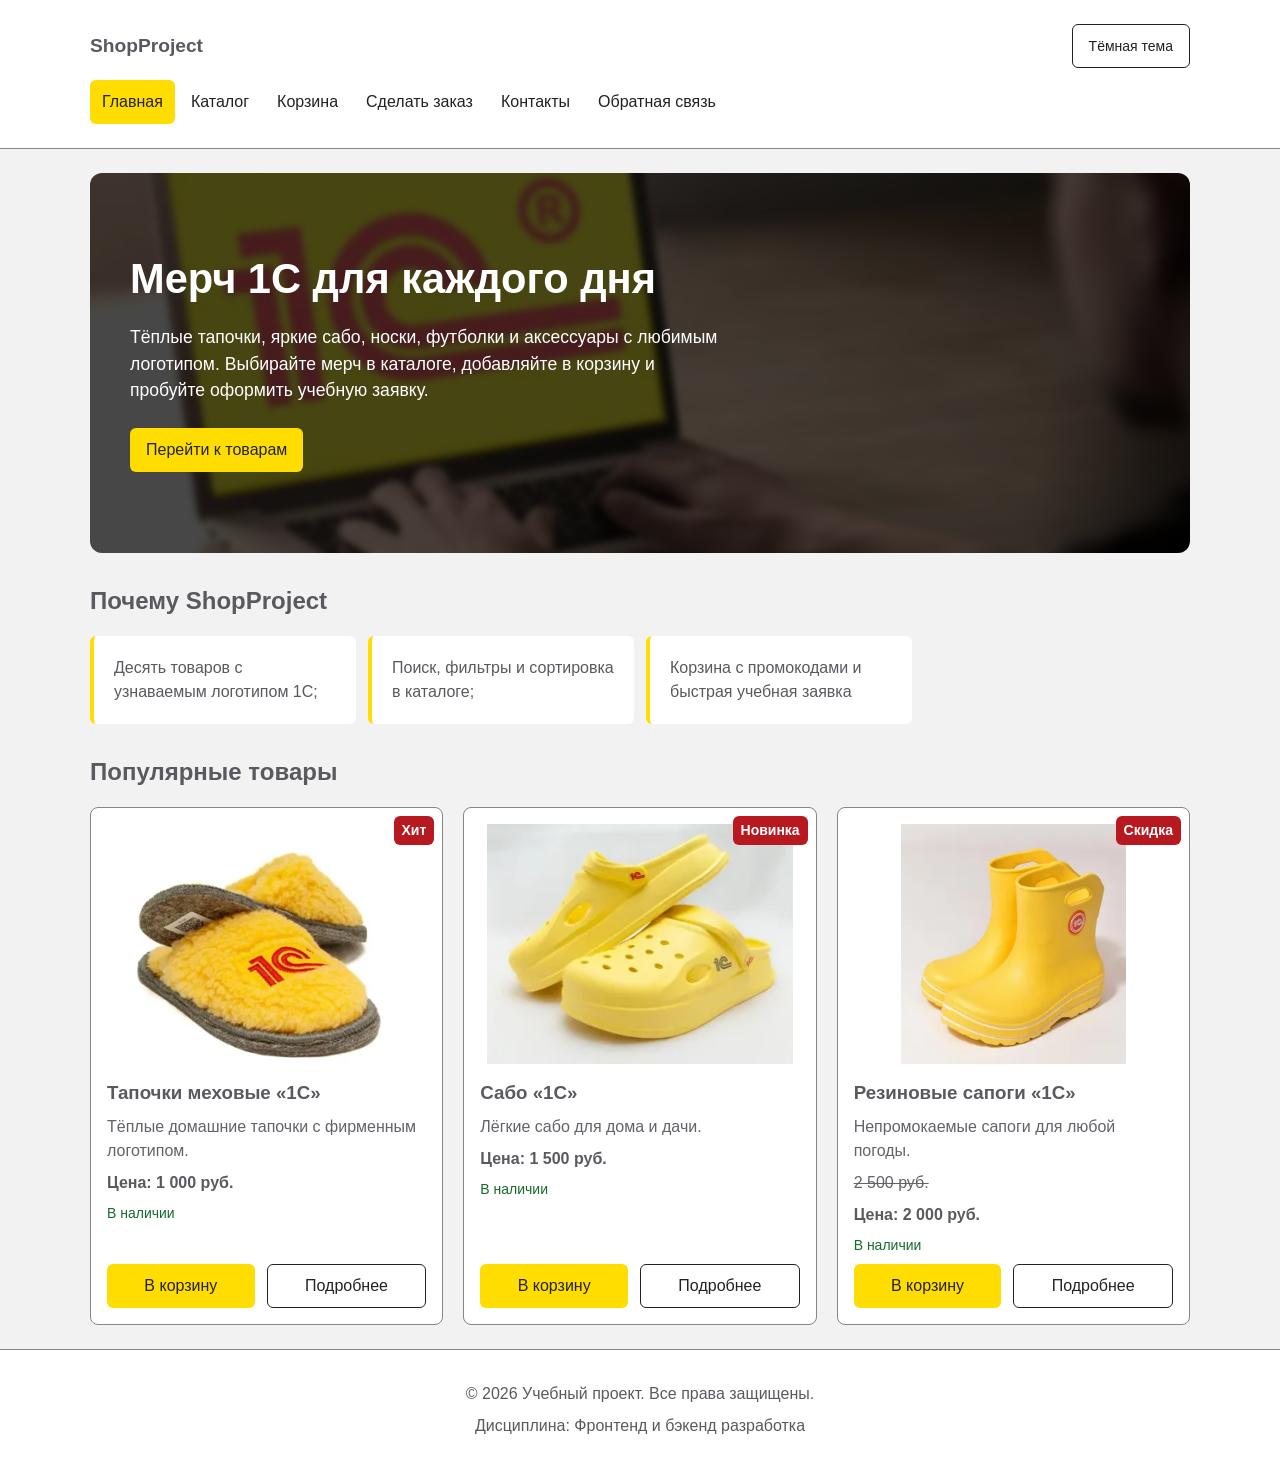
<file: index.html>
<!DOCTYPE html>
<html lang="ru">
<head>
  <meta charset="UTF-8">
  <meta name="viewport" content="width=device-width, initial-scale=1.0">
  <meta name="description" content="Учебный интернет-магазин: преимущества, популярные товары и оформление заявки.">
  <title>Главная — Учебный интернет-магазин</title>
  <link rel="stylesheet" href="css/style.css">
  <link rel="stylesheet" href="css/responsive.css">
  <script src="js/theme.js"></script>
  <script src="js/data.js" defer></script>
  <script src="js/cart.js" defer></script>
  <script src="js/catalog.js" defer></script>
  <script src="js/main.js" defer></script>
</head>
<body>
  <a class="skip-link" href="#main-content">К содержимому</a>
  <header class="site-header">
    <div class="site-header__inner">
      <a class="site-header__logo" href="index.html">ShopProject</a>
      <button class="button button--secondary site-header__theme" id="theme-toggle" type="button">Тёмная тема</button>
      <button class="button button--secondary menu-toggle" type="button" aria-expanded="false" aria-controls="main-navigation" hidden>Меню</button>
      <nav id="main-navigation" class="site-nav" aria-label="Основная навигация">
        <ul class="site-nav__list">
          <li class="site-nav__item">
            <a class="site-nav__link site-nav__link--active" aria-current="page" href="index.html">Главная</a>
          </li>
          <li class="site-nav__item">
            <a class="site-nav__link" href="catalog.html">Каталог</a>
          </li>
          <li class="site-nav__item">
            <a class="site-nav__link" href="cart.html">Корзина <span class="cart-badge" hidden>0</span></a>
          </li>
          <li class="site-nav__item">
            <a class="site-nav__link" href="order.html">Сделать заказ</a>
          </li>
          <li class="site-nav__item">
            <a class="site-nav__link" href="contacts.html">Контакты</a>
          </li>
          <li class="site-nav__item">
            <a class="site-nav__link" href="feedback.html">Обратная связь</a>
          </li>
        </ul>
      </nav>
    </div>
  </header>

  <main id="main-content" tabindex="-1">
    <section class="hero">
      <picture class="hero__visual" aria-hidden="true">
        <source media="(min-width: 1024px)" srcset="images/main.webp">
        <img src="images/main-640.webp" srcset="images/main-320.webp 320w, images/main-640.webp 640w" sizes="100vw" width="780" height="420" alt="" role="presentation" fetchpriority="high">
      </picture>
      <h1>Мерч 1С для каждого дня</h1>
      <p>
        Тёплые тапочки, яркие сабо, носки, футболки и аксессуары с любимым логотипом.
        Выбирайте мерч в каталоге, добавляйте в корзину и пробуйте оформить учебную заявку.
      </p>
      <a class="button button--primary" href="#popular">Перейти к товарам</a>
    </section>

    <section class="section" id="advantages">
      <h2>Почему ShopProject</h2>

      <ul class="advantages-list">
        <li>Десять товаров с узнаваемым логотипом 1С;</li>
        <li>Поиск, фильтры и сортировка в каталоге;</li>
        <li>Корзина с промокодами и быстрая учебная заявка</li>
      </ul>
    </section>

    <section class="section" id="popular">
      <h2>Популярные товары</h2>
      <div class="products-grid" id="popular-grid"></div>
    </section>
  </main>

  <footer>
    <p>&copy; 2026 Учебный проект. Все права защищены.</p>
    <p>Дисциплина: Фронтенд и бэкенд разработка</p>
  </footer>

  <div class="toast" id="toast" role="status" hidden></div>
</body>
</html>
</file>
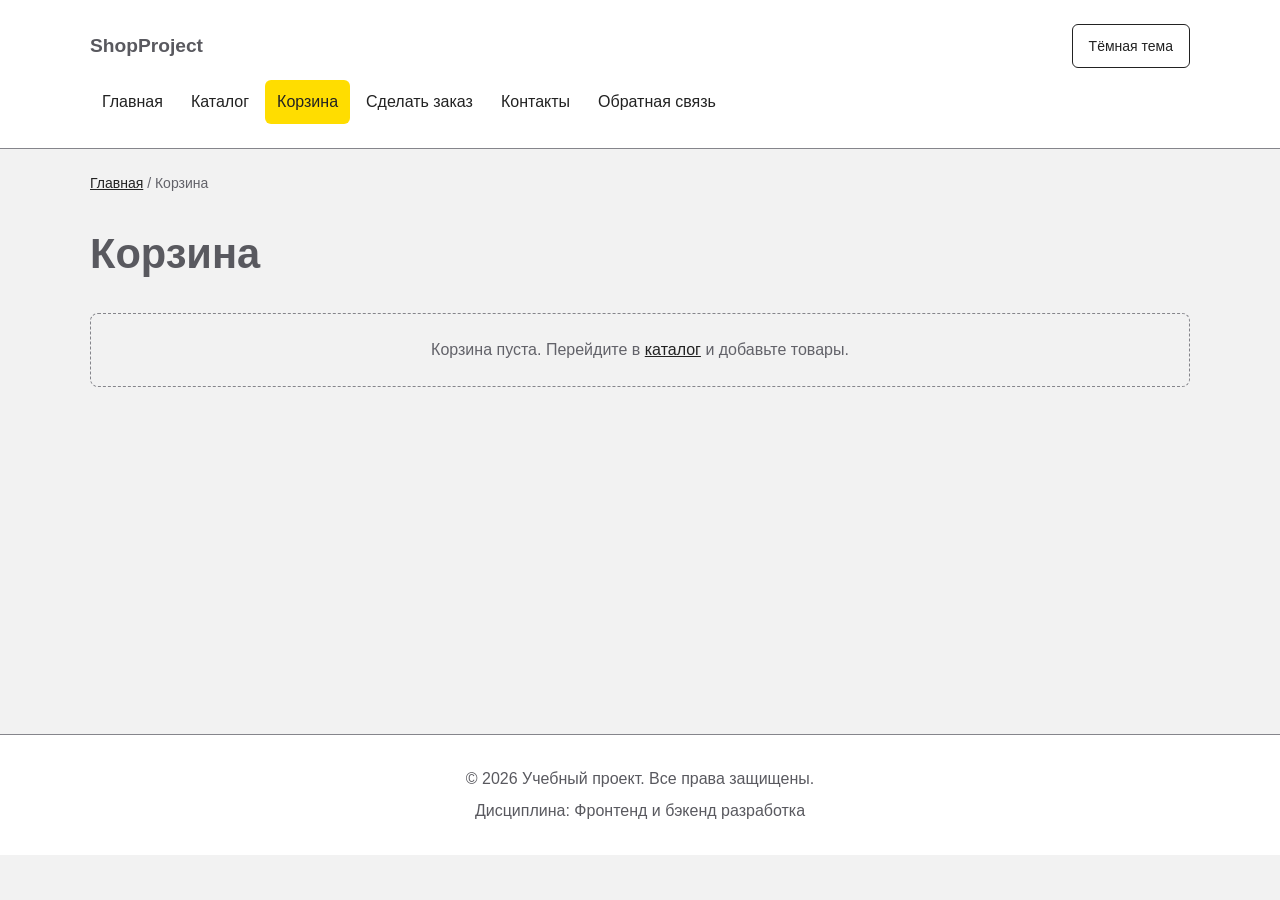
<file: cart.html>
<!DOCTYPE html>
<html lang="ru">
<head>
  <meta charset="UTF-8">
  <meta name="viewport" content="width=device-width, initial-scale=1.0">
  <meta name="description" content="Корзина учебного интернет-магазина.">
  <title>Корзина — Учебный интернет-магазин</title>
  <link rel="stylesheet" href="css/style.css">
  <link rel="stylesheet" href="css/responsive.css">
  <script src="js/theme.js"></script>
  <script src="js/data.js" defer></script>
  <script src="js/cart.js" defer></script>
  <script src="js/main.js" defer></script>
</head>
<body>
  <a class="skip-link" href="#main-content">К содержимому</a>
  <header class="site-header">
    <div class="site-header__inner">
      <a class="site-header__logo" href="index.html">ShopProject</a>
      <button class="button button--secondary site-header__theme" id="theme-toggle" type="button">Тёмная тема</button>
      <button class="button button--secondary menu-toggle" type="button" aria-expanded="false" aria-controls="main-navigation" hidden>Меню</button>
      <nav id="main-navigation" class="site-nav" aria-label="Основная навигация">
        <ul class="site-nav__list">
          <li class="site-nav__item">
            <a class="site-nav__link" href="index.html">Главная</a>
          </li>
          <li class="site-nav__item">
            <a class="site-nav__link" href="catalog.html">Каталог</a>
          </li>
          <li class="site-nav__item">
            <a class="site-nav__link site-nav__link--active" aria-current="page" href="cart.html">Корзина <span class="cart-badge" hidden>0</span></a>
          </li>
          <li class="site-nav__item">
            <a class="site-nav__link" href="order.html">Сделать заказ</a>
          </li>
          <li class="site-nav__item">
            <a class="site-nav__link" href="contacts.html">Контакты</a>
          </li>
          <li class="site-nav__item">
            <a class="site-nav__link" href="feedback.html">Обратная связь</a>
          </li>
        </ul>
      </nav>
    </div>
  </header>

  <main id="main-content" tabindex="-1">
    <nav class="breadcrumbs" aria-label="Хлебные крошки">
      <a class="breadcrumbs__link" href="index.html">Главная</a>
      <span class="breadcrumbs__separator">/</span>
      <span class="breadcrumbs__current">Корзина</span>
    </nav>

    <section class="section">
      <h1>Корзина</h1>

      <p id="cart-empty" class="catalog-empty" hidden>
        Корзина пуста. Перейдите в <a href="catalog.html">каталог</a> и добавьте товары.
      </p>

      <div id="cart-root"></div>
    </section>
  </main>

  <footer>
    <p>&copy; 2026 Учебный проект. Все права защищены.</p>
    <p>Дисциплина: Фронтенд и бэкенд разработка</p>
  </footer>

  <div class="toast" id="toast" role="status" hidden></div>
</body>
</html>
</file>
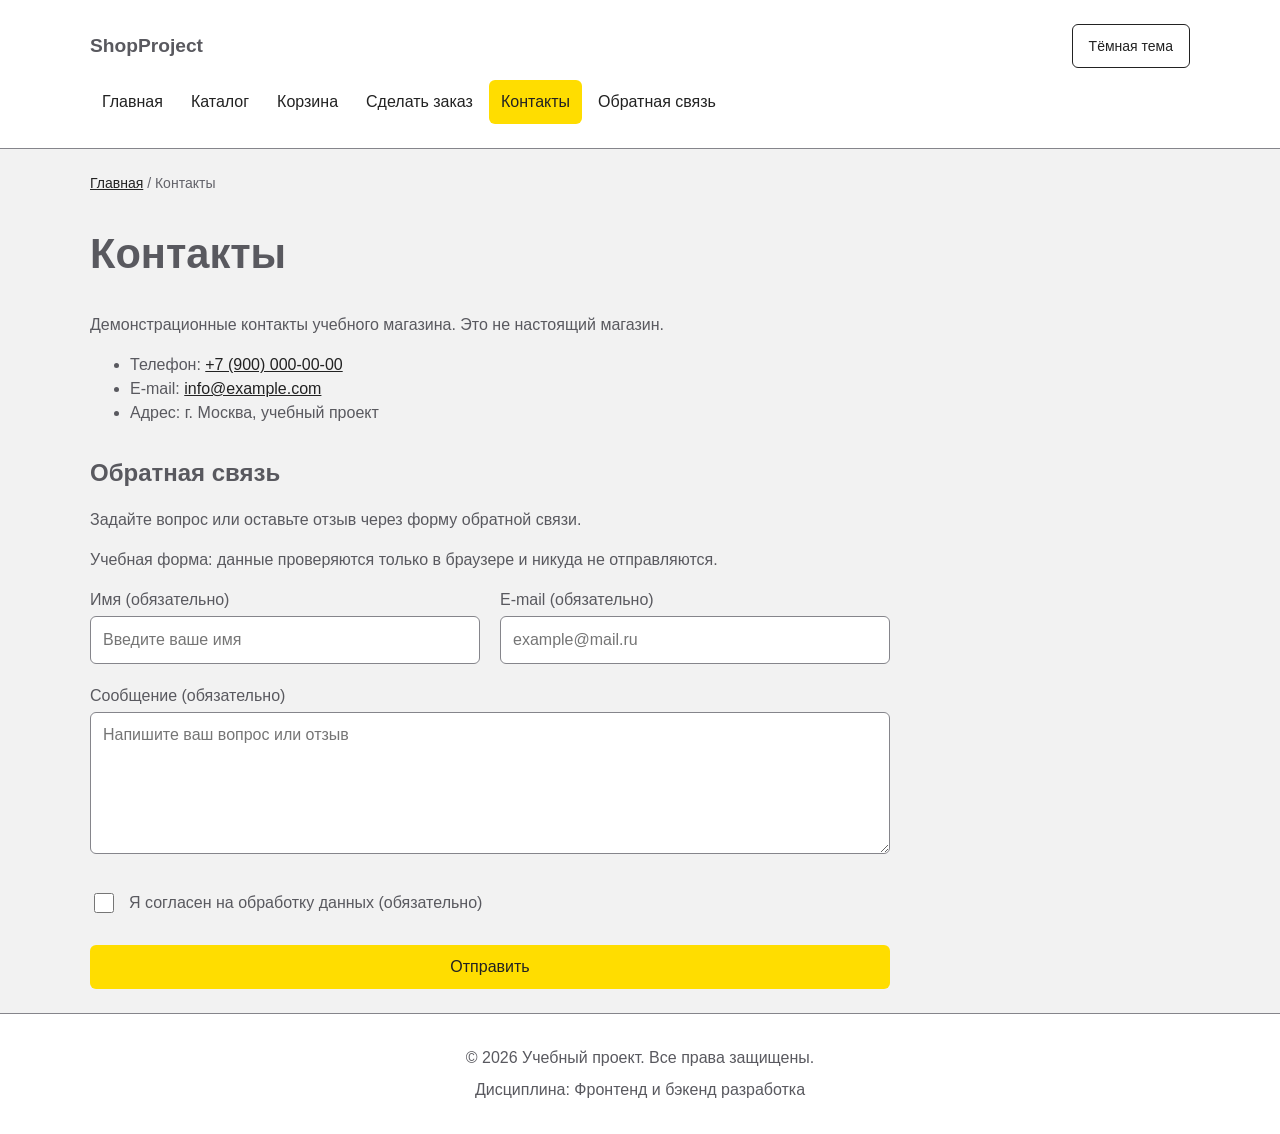
<file: contacts.html>
<!DOCTYPE html>
<html lang="ru">
<head>
  <meta charset="UTF-8">
  <meta name="viewport" content="width=device-width, initial-scale=1.0">
  <meta name="description" content="Контактная информация учебного интернет-магазина.">
  <title>Контакты — Учебный интернет-магазин</title>
  <link rel="stylesheet" href="css/style.css">
  <link rel="stylesheet" href="css/responsive.css">
  <script src="js/theme.js"></script>
  <script src="js/data.js" defer></script>
  <script src="js/cart.js" defer></script>
  <script src="js/validation.js" defer></script>
  <script src="js/feedback-page.js" defer></script>
  <script src="js/main.js" defer></script>
</head>
<body>
  <a class="skip-link" href="#main-content">К содержимому</a>
  <header class="site-header">
    <div class="site-header__inner">
      <a class="site-header__logo" href="index.html">ShopProject</a>
      <button class="button button--secondary site-header__theme" id="theme-toggle" type="button">Тёмная тема</button>
      <button class="button button--secondary menu-toggle" type="button" aria-expanded="false" aria-controls="main-navigation" hidden>Меню</button>
      <nav id="main-navigation" class="site-nav" aria-label="Основная навигация">
        <ul class="site-nav__list">
          <li class="site-nav__item">
            <a class="site-nav__link" href="index.html">Главная</a>
          </li>
          <li class="site-nav__item">
            <a class="site-nav__link" href="catalog.html">Каталог</a>
          </li>
          <li class="site-nav__item">
            <a class="site-nav__link" href="cart.html">Корзина <span class="cart-badge" hidden>0</span></a>
          </li>
          <li class="site-nav__item">
            <a class="site-nav__link" href="order.html">Сделать заказ</a>
          </li>
          <li class="site-nav__item">
            <a class="site-nav__link site-nav__link--active" aria-current="page" href="contacts.html">Контакты</a>
          </li>
          <li class="site-nav__item">
            <a class="site-nav__link" href="feedback.html">Обратная связь</a>
          </li>
        </ul>
      </nav>
    </div>
  </header>

  <main id="main-content" tabindex="-1">
    <nav class="breadcrumbs" aria-label="Хлебные крошки">
      <a class="breadcrumbs__link" href="index.html">Главная</a>
      <span class="breadcrumbs__separator">/</span>
      <span class="breadcrumbs__current">Контакты</span>
    </nav>

    <section class="section">
      <h1>Контакты</h1>
      <p>Демонстрационные контакты учебного магазина. Это не настоящий магазин.</p>

      <ul>
        <li>Телефон: <a href="tel:+79000000000">+7 (900) 000-00-00</a></li>
        <li>E-mail: <a href="mailto:info@example.com">info@example.com</a></li>
        <li>Адрес: г. Москва, учебный проект</li>
      </ul>
    </section>

    <section class="section" id="feedback">
      <h2>Обратная связь</h2>
      <p>Задайте вопрос или оставьте отзыв через форму обратной связи.</p>
      <p class="form-note">Учебная форма: данные проверяются только в браузере и никуда не отправляются.</p>

      <form class="order-form" id="feedback-form" action="#" method="post" novalidate>
        <div class="order-form__field">
          <label class="order-form__label" for="feedback-name">Имя (обязательно)</label>
          <input
            class="order-form__input"
            id="feedback-name"
            name="name"
            type="text"
            placeholder="Введите ваше имя"
            minlength="2"
            autocomplete="given-name"
            required
          >
        </div>

        <div class="order-form__field">
          <label class="order-form__label" for="feedback-email">E-mail (обязательно)</label>
          <input
            class="order-form__input"
            id="feedback-email"
            name="email"
            type="email"
            placeholder="example@mail.ru"
            autocomplete="email"
            required
          >
        </div>

        <div class="order-form__field order-form__field--textarea">
          <label class="order-form__label" for="feedback-message">Сообщение (обязательно)</label>
          <textarea
            class="order-form__textarea"
            id="feedback-message"
            name="message"
            rows="5"
            placeholder="Напишите ваш вопрос или отзыв"
            minlength="10"
            required
          ></textarea>
        </div>

        <div class="order-form__field order-form__field--checkbox">
          <label>
            <input id="feedback-agreement" name="agreement" type="checkbox" required>
            Я согласен на обработку данных (обязательно)
          </label>
        </div>

        <div class="order-form__actions">
          <button class="button button--primary" type="submit">Отправить</button>
        </div>
      </form>

      <p class="success-message" id="success-message" role="status" hidden>
        Учебное сообщение проверено. Данные никуда не отправлены.
      </p>
    </section>
  </main>

  <footer>
    <p>&copy; 2026 Учебный проект. Все права защищены.</p>
    <p>Дисциплина: Фронтенд и бэкенд разработка</p>
  </footer>

  <div class="toast" id="toast" role="status" hidden></div>
</body>
</html>
</file>
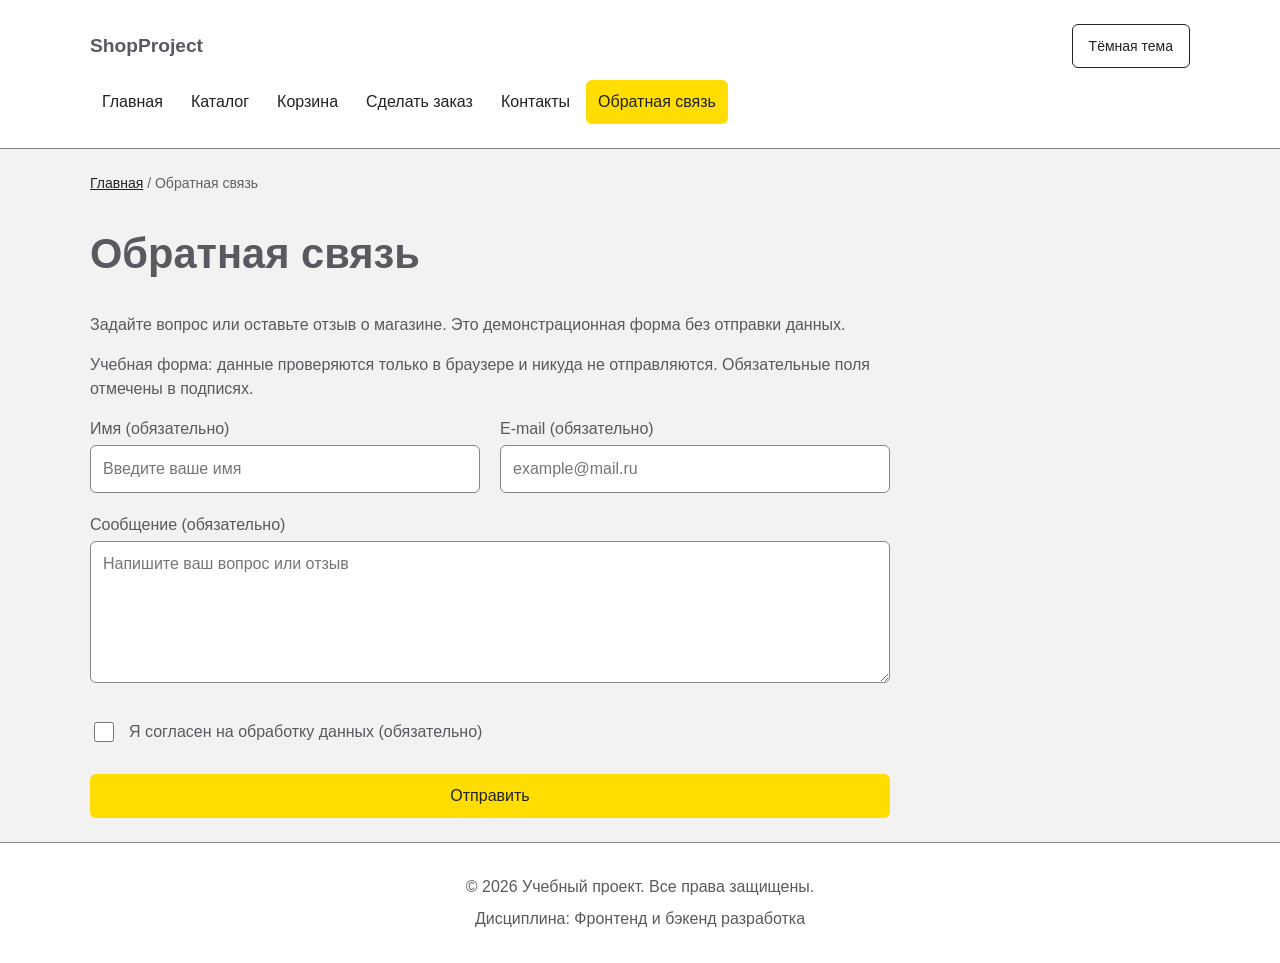
<file: feedback.html>
<!DOCTYPE html>
<html lang="ru">
<head>
  <meta charset="UTF-8">
  <meta name="viewport" content="width=device-width, initial-scale=1.0">
  <meta name="description" content="Форма обратной связи учебного интернет-магазина.">
  <title>Обратная связь — Учебный интернет-магазин</title>
  <link rel="stylesheet" href="css/style.css">
  <link rel="stylesheet" href="css/responsive.css">
  <script src="js/theme.js"></script>
  <script src="js/data.js" defer></script>
  <script src="js/cart.js" defer></script>
  <script src="js/validation.js" defer></script>
  <script src="js/feedback-page.js" defer></script>
  <script src="js/main.js" defer></script>
</head>
<body>
  <a class="skip-link" href="#main-content">К содержимому</a>
  <header class="site-header">
    <div class="site-header__inner">
      <a class="site-header__logo" href="index.html">ShopProject</a>
      <button class="button button--secondary site-header__theme" id="theme-toggle" type="button">Тёмная тема</button>
      <button class="button button--secondary menu-toggle" type="button" aria-expanded="false" aria-controls="main-navigation" hidden>Меню</button>
      <nav id="main-navigation" class="site-nav" aria-label="Основная навигация">
        <ul class="site-nav__list">
          <li class="site-nav__item">
            <a class="site-nav__link" href="index.html">Главная</a>
          </li>
          <li class="site-nav__item">
            <a class="site-nav__link" href="catalog.html">Каталог</a>
          </li>
          <li class="site-nav__item">
            <a class="site-nav__link" href="cart.html">Корзина <span class="cart-badge" hidden>0</span></a>
          </li>
          <li class="site-nav__item">
            <a class="site-nav__link" href="order.html">Сделать заказ</a>
          </li>
          <li class="site-nav__item">
            <a class="site-nav__link" href="contacts.html">Контакты</a>
          </li>
          <li class="site-nav__item">
            <a class="site-nav__link site-nav__link--active" aria-current="page" href="feedback.html">Обратная связь</a>
          </li>
        </ul>
      </nav>
    </div>
  </header>

  <main id="main-content" tabindex="-1">
    <nav class="breadcrumbs" aria-label="Хлебные крошки">
      <a class="breadcrumbs__link" href="index.html">Главная</a>
      <span class="breadcrumbs__separator">/</span>
      <span class="breadcrumbs__current">Обратная связь</span>
    </nav>

    <section class="section">
      <h1>Обратная связь</h1>
      <p>Задайте вопрос или оставьте отзыв о магазине. Это демонстрационная форма без отправки данных.</p>
      <p class="form-note">Учебная форма: данные проверяются только в браузере и никуда не отправляются. Обязательные поля отмечены в подписях.</p>

      <form class="order-form" id="feedback-form" action="#" method="post" novalidate>
        <div class="order-form__field">
          <label class="order-form__label" for="feedback-name">Имя (обязательно)</label>
          <input
            class="order-form__input"
            id="feedback-name"
            name="name"
            type="text"
            placeholder="Введите ваше имя"
            minlength="2"
            autocomplete="given-name"
            required
          >
        </div>

        <div class="order-form__field">
          <label class="order-form__label" for="feedback-email">E-mail (обязательно)</label>
          <input
            class="order-form__input"
            id="feedback-email"
            name="email"
            type="email"
            placeholder="example@mail.ru"
            autocomplete="email"
            required
          >
        </div>

        <div class="order-form__field order-form__field--textarea">
          <label class="order-form__label" for="feedback-message">Сообщение (обязательно)</label>
          <textarea
            class="order-form__textarea"
            id="feedback-message"
            name="message"
            rows="5"
            placeholder="Напишите ваш вопрос или отзыв"
            minlength="10"
            required
          ></textarea>
        </div>

        <div class="order-form__field order-form__field--checkbox">
          <label>
            <input id="feedback-agreement" name="agreement" type="checkbox" required>
            Я согласен на обработку данных (обязательно)
          </label>
        </div>

        <div class="order-form__actions">
          <button class="button button--primary" type="submit">Отправить</button>
        </div>
      </form>

      <p class="success-message" id="success-message" role="status" hidden>
        Учебное сообщение проверено. Данные никуда не отправлены.
      </p>
    </section>
  </main>

  <footer>
    <p>&copy; 2026 Учебный проект. Все права защищены.</p>
    <p>Дисциплина: Фронтенд и бэкенд разработка</p>
  </footer>

  <div class="toast" id="toast" role="status" hidden></div>
</body>
</html>
</file>
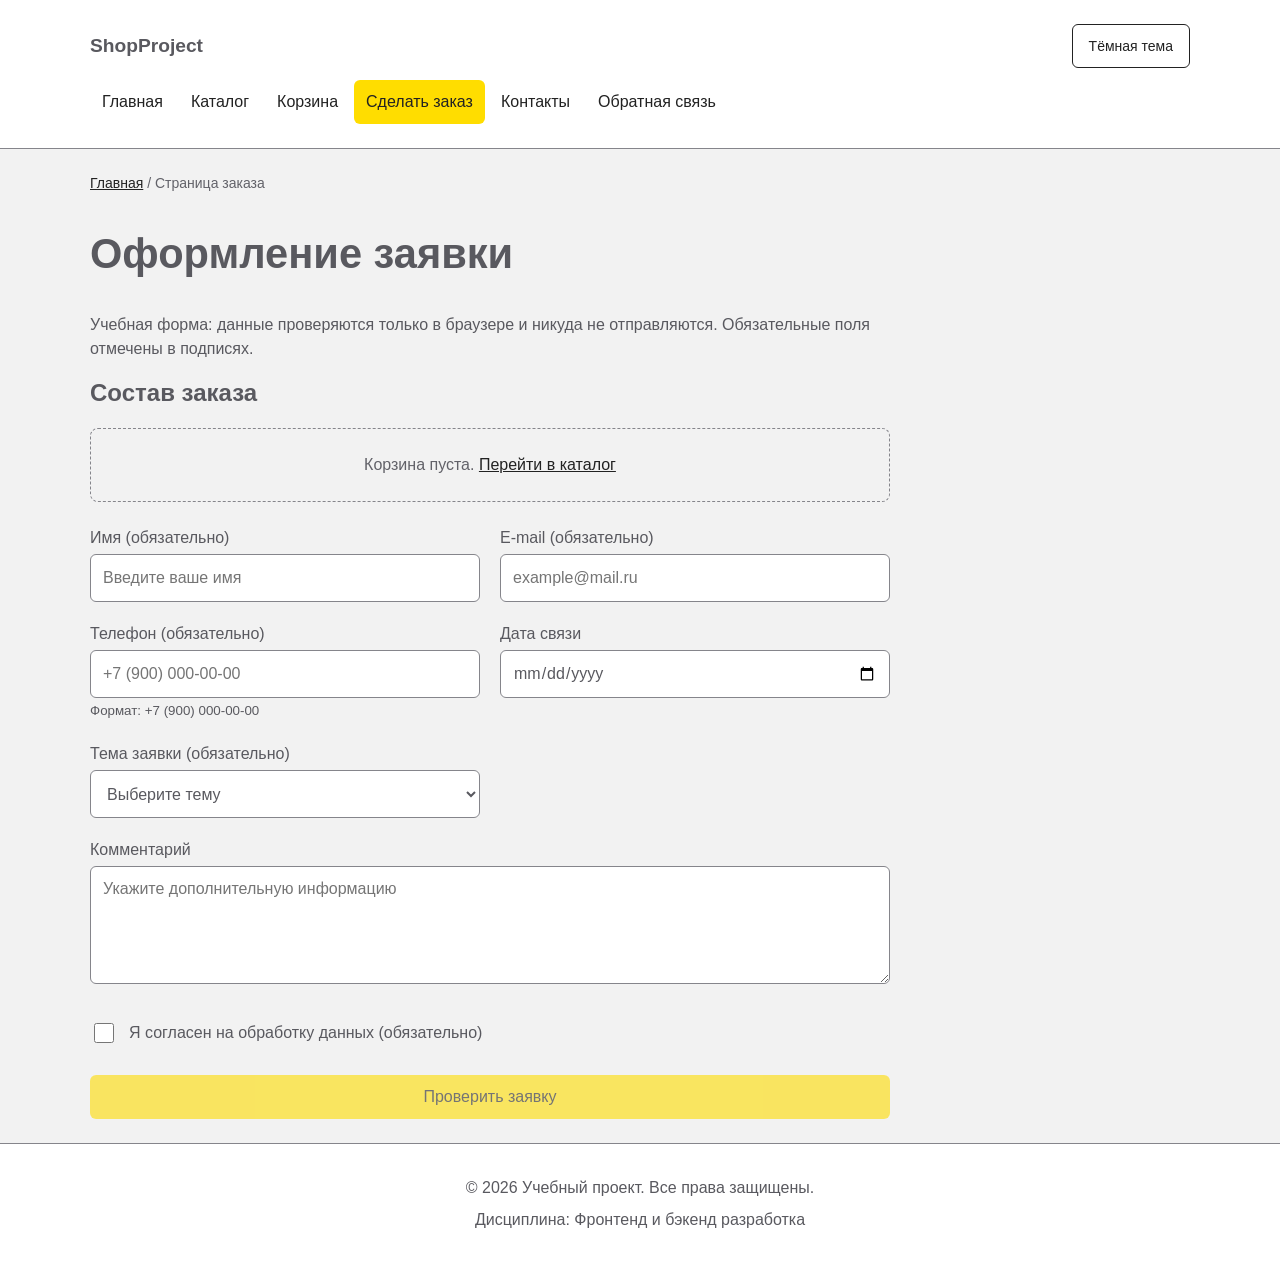
<file: order.html>
<!DOCTYPE html>
<html lang="ru">
<head>
  <meta charset="UTF-8">
  <meta name="viewport" content="width=device-width, initial-scale=1.0">
  <meta name="description" content="Страница заказа товара.">
  <title>Заявка — Учебный интернет-магазин</title>
  <link rel="stylesheet" href="css/style.css">
  <link rel="stylesheet" href="css/responsive.css">
  <script src="js/theme.js"></script>
  <script src="js/data.js" defer></script>
  <script src="js/cart.js" defer></script>
  <script src="js/validation.js" defer></script>
  <script src="js/order-page.js" defer></script>
  <script src="js/main.js" defer></script>
</head>
<body>
  <a class="skip-link" href="#main-content">К содержимому</a>
  <header class="site-header">
    <div class="site-header__inner">
      <a class="site-header__logo" href="index.html">ShopProject</a>
      <button class="button button--secondary site-header__theme" id="theme-toggle" type="button">Тёмная тема</button>
      <button class="button button--secondary menu-toggle" type="button" aria-expanded="false" aria-controls="main-navigation" hidden>Меню</button>
      <nav id="main-navigation" class="site-nav" aria-label="Основная навигация">
        <ul class="site-nav__list">
          <li class="site-nav__item">
            <a class="site-nav__link" href="index.html">Главная</a>
          </li>
          <li class="site-nav__item">
            <a class="site-nav__link" href="catalog.html">Каталог</a>
          </li>
          <li class="site-nav__item">
            <a class="site-nav__link" href="cart.html">Корзина <span class="cart-badge" hidden>0</span></a>
          </li>
          <li class="site-nav__item">
            <a class="site-nav__link site-nav__link--active" aria-current="page" href="order.html">Сделать заказ</a>
          </li>
          <li class="site-nav__item">
            <a class="site-nav__link" href="contacts.html">Контакты</a>
          </li>
          <li class="site-nav__item">
            <a class="site-nav__link" href="feedback.html">Обратная связь</a>
          </li>
        </ul>
      </nav>
    </div>
  </header>

  <main id="main-content" tabindex="-1">
    <nav class="breadcrumbs" aria-label="Хлебные крошки">
      <a class="breadcrumbs__link" href="index.html">Главная</a>
      <span class="breadcrumbs__separator">/</span>
      <span class="breadcrumbs__current">Страница заказа</span>
    </nav>

    <section class="section">
      <h1>Оформление заявки</h1>

      <p class="form-note">Учебная форма: данные проверяются только в браузере и никуда не отправляются. Обязательные поля отмечены в подписях.</p>

      <section class="order-summary" aria-labelledby="order-summary-title">
        <h2 id="order-summary-title">Состав заказа</h2>
        <div id="order-summary-root"></div>
      </section>

      <form class="order-form" id="order-form" action="#" method="post" novalidate>
        <div class="order-form__field">
          <label class="order-form__label" for="order-name">Имя (обязательно)</label>
          <input
            class="order-form__input"
            id="order-name"
            name="name"
            type="text"
            placeholder="Введите ваше имя"
            minlength="2"
            autocomplete="given-name"
            required
          >
        </div>

        <div class="order-form__field">
          <label class="order-form__label" for="order-email">E-mail (обязательно)</label>
          <input
            class="order-form__input"
            id="order-email"
            name="email"
            type="email"
            placeholder="example@mail.ru"
            autocomplete="email"
            required
          >
        </div>

        <div class="order-form__field">
          <label class="order-form__label" for="order-phone">Телефон (обязательно)</label>
          <input
            class="order-form__input"
            id="order-phone"
            name="phone"
            type="tel"
            autocomplete="tel"
            inputmode="tel"
            aria-describedby="phone-hint"
            placeholder="+7 (900) 000-00-00"
            pattern="^\+7 \(\d{3}\) \d{3}-\d{2}-\d{2}$"
            required
          >
          <small id="phone-hint">Формат: +7 (900) 000-00-00</small>
        </div>

        <div class="order-form__field">
          <label class="order-form__label" for="order-date">Дата связи</label>
          <input class="order-form__input" id="order-date" name="date" type="date">
        </div>

        <div class="order-form__field">
          <label class="order-form__label" for="order-topic">Тема заявки (обязательно)</label>
          <select class="order-form__select" id="order-topic" name="topic" required>
            <option value="">Выберите тему</option>
            <option value="product">Заказ товара</option>
            <option value="consultation">Консультация</option>
            <option value="delivery">Доставка</option>
          </select>
        </div>

        <div class="order-form__field order-form__field--textarea">
          <label class="order-form__label" for="order-comment">Комментарий</label>
          <textarea
            class="order-form__textarea"
            id="order-comment"
            name="comment"
            rows="4"
            placeholder="Укажите дополнительную информацию"
          ></textarea>
        </div>

        <div class="order-form__field order-form__field--checkbox">
          <label>
            <input id="order-agreement" name="agreement" type="checkbox" required>
            Я согласен на обработку данных (обязательно)
          </label>
        </div>

        <div class="order-form__actions">
          <button class="button button--primary" type="submit">Проверить заявку</button>
        </div>
      </form>

      <p class="success-message" id="success-message" role="status" hidden>
        Учебная заявка проверена. Данные никуда не отправлены.
      </p>
    </section>
  </main>

  <footer>
    <p>&copy; 2026 Учебный проект. Все права защищены.</p>
    <p>Дисциплина: Фронтенд и бэкенд разработка</p>
  </footer>

  <div class="toast" id="toast" role="status" hidden></div>
</body>
</html>
</file>
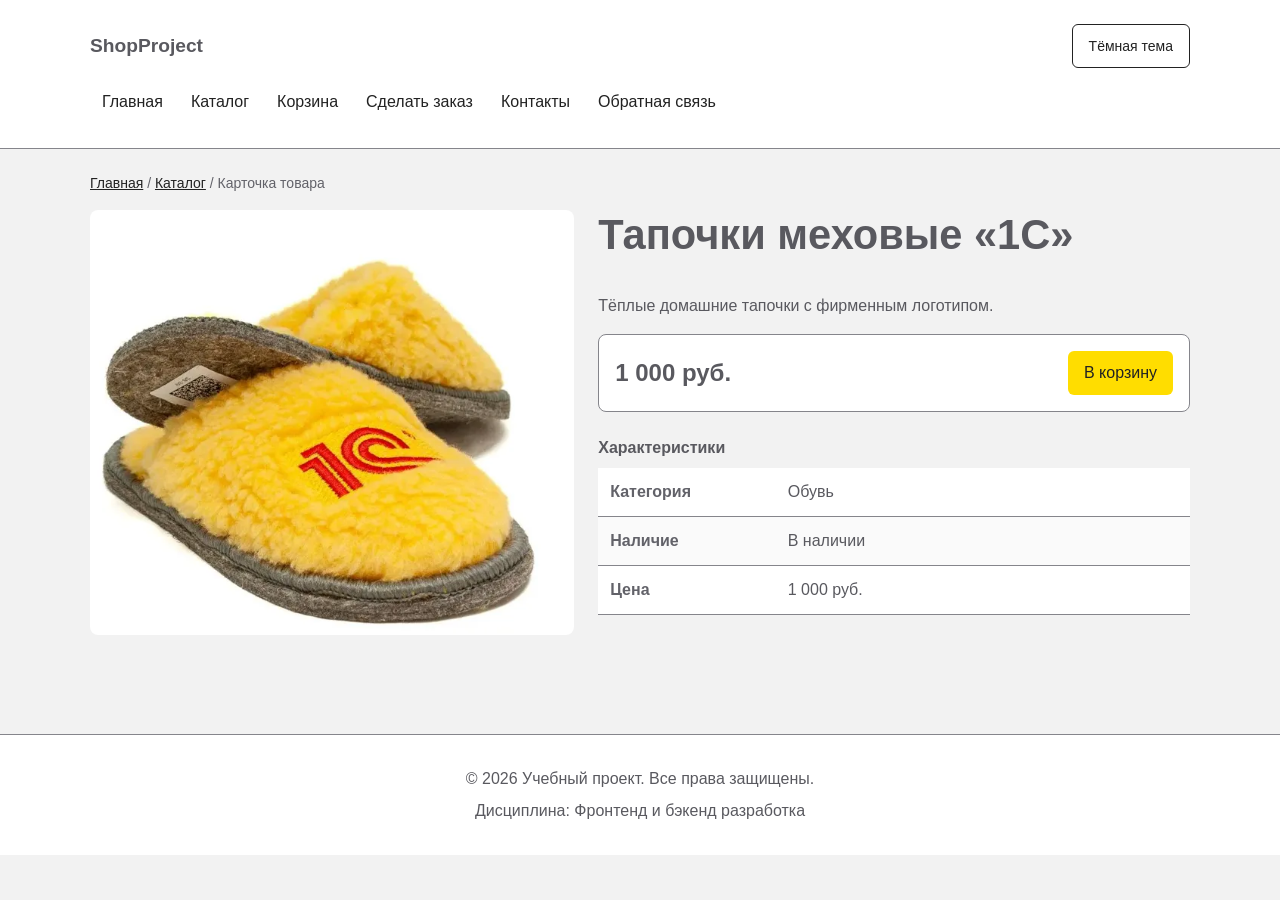
<file: product.html>
<!DOCTYPE html>
<html lang="ru">
<head>
  <meta charset="UTF-8">
  <meta name="viewport" content="width=device-width, initial-scale=1.0">
  <meta name="description" content="Карточка выбранного товара.">
  <title>Карточка товара — Учебный интернет-магазин</title>
  <link rel="stylesheet" href="css/style.css">
  <link rel="stylesheet" href="css/responsive.css">
  <script src="js/theme.js"></script>
  <script src="js/data.js" defer></script>
  <script src="js/cart.js" defer></script>
  <script src="js/product-page.js" defer></script>
  <script src="js/main.js" defer></script>
</head>
<body>
  <a class="skip-link" href="#main-content">К содержимому</a>
  <header class="site-header">
    <div class="site-header__inner">
      <a class="site-header__logo" href="index.html">ShopProject</a>
      <button class="button button--secondary site-header__theme" id="theme-toggle" type="button">Тёмная тема</button>
      <button class="button button--secondary menu-toggle" type="button" aria-expanded="false" aria-controls="main-navigation" hidden>Меню</button>
      <nav id="main-navigation" class="site-nav" aria-label="Основная навигация">
        <ul class="site-nav__list">
          <li class="site-nav__item">
            <a class="site-nav__link" href="index.html">Главная</a>
          </li>
          <li class="site-nav__item">
            <a class="site-nav__link" href="catalog.html">Каталог</a>
          </li>
          <li class="site-nav__item">
            <a class="site-nav__link" href="cart.html">Корзина <span class="cart-badge" hidden>0</span></a>
          </li>
          <li class="site-nav__item">
            <a class="site-nav__link" href="order.html">Сделать заказ</a>
          </li>
          <li class="site-nav__item">
            <a class="site-nav__link" href="contacts.html">Контакты</a>
          </li>
          <li class="site-nav__item">
            <a class="site-nav__link" href="feedback.html">Обратная связь</a>
          </li>
        </ul>
      </nav>
    </div>
  </header>

  <main id="main-content" tabindex="-1">
    <nav class="breadcrumbs" aria-label="Хлебные крошки">
      <a class="breadcrumbs__link" href="index.html">Главная</a>
      <span class="breadcrumbs__separator">/</span>
      <a class="breadcrumbs__link" href="catalog.html">Каталог</a>
      <span class="breadcrumbs__separator">/</span>
      <span class="breadcrumbs__current">Карточка товара</span>
    </nav>

    <section class="section product" id="product-root"></section>
  </main>

  <footer>
    <p>&copy; 2026 Учебный проект. Все права защищены.</p>
    <p>Дисциплина: Фронтенд и бэкенд разработка</p>
  </footer>

  <div class="toast" id="toast" role="status" hidden></div>
</body>
</html>
</file>
<file: css/style.css>
:root {
  
  color-scheme: light;
  --color-bg: #f2f2f2;
  --color-surface: #ffffff;
  --color-surface-alt: #fafafa;
  --color-text: #59595f;
  --color-muted: #77777d;
  --color-primary: #ffdd00;
  --color-primary-dark: #f5c800;
  --color-on-primary: #222222;
  --color-link: #222222;
  --color-link-hover: #000000;
  --color-focus: #222222;
  --color-border: #dcdcda;
  --color-danger: #e31e24;
  --color-success: #168a2f;
  --color-success-bg: #eefaf0;
  --color-white: #ffffff;

  --space-xs: 4px;
  --space-sm: 8px;
  --space-md: 16px;
  --space-lg: 24px;
  --space-xl: 32px;

  --radius-sm: 6px;
  --radius-md: 8px;
  --radius-lg: 12px;

  --container-width: 1100px;
}

:root[data-theme="dark"] {
  color-scheme: dark;
  --color-bg: #1c1c1e;
  --color-surface: #2a2a2d;
  --color-surface-alt: #323236;
  --color-text: #e6e6e8;
  --color-muted: #a0a0a6;
  --color-link: #ffdd00;
  --color-link-hover: #fff0a0;
  --color-focus: #ffdd00;
  --color-border: #3a3a3e;
  --color-danger: #ff4d4d;
  --color-success-bg: #1f3a26;
}

* {
  box-sizing: border-box;
}

body {
  margin: 0;
  font-family: Arial, sans-serif;
  line-height: 1.5;
  color: var(--color-text);
  background-color: var(--color-bg);
}

html {
  scroll-behavior: smooth;
}

:target {
  outline: 2px dashed var(--color-focus);
  outline-offset: 4px;
}

header,
main,
footer {
  padding: var(--space-lg);
}

header {
  background-color: var(--color-surface);
}

footer {
  background-color: var(--color-surface);
}

.button {
  display: inline-block;
  padding: var(--space-sm) var(--space-md);
  border: none;
  border-radius: var(--radius-sm);
  font: inherit;
  text-decoration: none;
  cursor: pointer;
}

.button--primary {
  color: var(--color-on-primary);
  background-color: var(--color-primary);
}

.button--primary:hover {
  color: var(--color-on-primary);
  background-color: var(--color-primary-dark);
}

.button--secondary {
  color: var(--color-link);
  background-color: transparent;
  border: 1px solid var(--color-link);
}

.button--secondary:hover {
  color: var(--color-on-primary);
  background-color: var(--color-primary);
  border-color: var(--color-primary);
}

.button:focus-visible {
  outline: 2px solid var(--color-focus);
  outline-offset: 3px;
}

.button:disabled,
.button--disabled {
  opacity: 0.6;
  cursor: not-allowed;
}

a {
  color: var(--color-link);
}

a:hover {
  color: var(--color-link-hover);
}

a:focus-visible {
  outline: 2px solid var(--color-focus);
  outline-offset: 3px;
}

.site-header {
  background-color: var(--color-surface);

  position: sticky;
  top: 0;
  z-index: 10;
}

.site-header__inner {
  display: flex;
  flex-wrap: wrap;
  justify-content: space-between;
  align-items: center;
  max-width: var(--container-width);
  margin: 0 auto;
  padding: var(--space-lg);
}

.site-header__theme {
  font-size: 14px;
}

.site-nav {
  width: 100%;
}

.site-header__logo {
  font-weight: 700;
  color: var(--color-text);
  text-decoration: none;
}

.site-nav__list {
  display: flex;
  flex-wrap: wrap;
  justify-content: center;
  align-items: center;
  gap: var(--space-md);
  padding: 0;
  margin: var(--space-md) 0 0;
  list-style: none;
}

.site-nav__link {
  display: inline-block;
  padding: var(--space-sm) var(--space-md);
  color: var(--color-link);
  text-decoration: none;
  border-radius: var(--radius-sm);
}

.site-nav__link:hover {
  color: var(--color-on-primary);
  background-color: var(--color-primary);
}

.site-nav__link:focus-visible {
  outline: 2px solid var(--color-focus);
  outline-offset: 3px;
}

.site-nav__link--active {
  color: var(--color-on-primary);
  background-color: var(--color-primary);
}

.hero {
  position: relative;
  z-index: 0;
  overflow: hidden;
  max-width: var(--container-width);
  margin: 0 auto var(--space-xl);
  padding: var(--space-xl) var(--space-lg);
  color: var(--color-white);
  border-radius: var(--radius-lg);
  height: 400px;
}

.hero::before {
  content: "";
  position: absolute;
  inset: -16px;
  z-index: -1;
  background-image: url("../images/main.webp");
  background-size: cover;
  background-position: center;
  filter: blur(4px) brightness(0.5);
}

.section {
  max-width: var(--container-width);
  margin: 0 auto var(--space-xl);
}

.section h2 {
  margin-top: 0;
}

.products-grid {
  display: grid;
  grid-template-columns: repeat(3, 1fr);
  gap: var(--space-lg);
}

.product-card {
  position: relative;
  display: flex;
  flex-direction: column;
  gap: var(--space-sm);
  padding: var(--space-md);
  border: 1px solid var(--color-border);
  border-radius: var(--radius-md);
  background-color: var(--color-surface);
}

.product-card:hover {
  border-color: var(--color-primary);
}

.product-card--featured {
  border-color: var(--color-primary);
}

.product-card--discount {
  border-color: var(--color-danger);
}

.product-card__title {
  margin: 0;
  color: var(--color-text);
}

.product-card__description {
  margin: 0;
  color: var(--color-muted);
}

.product-card__price {
  margin: 0;
  font-weight: 700;
}

.product-card--discount .product-card__price {
  color: var(--color-danger);
}

.product-card__actions {
  display: flex;
  flex-wrap: wrap;
  gap: var(--space-sm);
  margin-top: auto;
}

.product-card__image {
  width: 100%;
  aspect-ratio: 4 / 3;
  object-fit: contain;
  background-color: var(--color-white);
  border-radius: var(--radius-sm);
}

.product-card__badge {
  position: absolute;
  top: var(--space-sm);
  right: var(--space-sm);
  padding: var(--space-xs) var(--space-sm);
  font-size: 14px;
  font-weight: 700;
  color: var(--color-white);
  background-color: var(--color-danger);
  border-radius: var(--radius-sm);
}

.product-card__badge--hit {
  background-color: var(--color-danger);
}

.product-card__badge--discount {
  background-color: var(--color-success);
}

.catalog-layout {
  max-width: var(--container-width);
  margin: 0 auto var(--space-xl);
  display: grid;
  grid-template-columns: 260px 1fr;
  grid-template-areas: "filters products";
  gap: var(--space-lg);
}

.catalog-filters {
  grid-area: filters;
  padding: var(--space-md);
  border: 1px solid var(--color-border);
  border-radius: var(--radius-md);
  background-color: var(--color-surface);
}

.catalog-products {
  grid-area: products;
}

.filters-form {
  display: grid;
  gap: var(--space-md);
}

.filters-form fieldset {
  margin: 0;
  padding: var(--space-md);
  border: 1px solid var(--color-border);
  border-radius: var(--radius-sm);
}

.filters-form legend {
  font-weight: 700;
}

.filters-form label {
  display: block;
  margin-bottom: var(--space-sm);
}

.filters-form input[type="number"] {
  width: 100%;
  padding: 8px 10px;
  border: 1px solid var(--color-border);
  border-radius: var(--radius-sm);
  font: inherit;
  color: var(--color-text);
  background-color: var(--color-bg);
}

.aside-info {
  max-width: var(--container-width);
  margin: 0 auto var(--space-xl);
  padding: var(--space-md);
  border-left: 4px solid var(--color-primary);
  background-color: var(--color-surface);
}

.breadcrumbs {
  max-width: var(--container-width);
  margin: 0 auto var(--space-md);
  font-size: 14px;
  color: var(--color-muted);
}

.breadcrumbs__link {
  color: var(--color-link);
}

.breadcrumbs__separator {
  color: var(--color-muted);
}

.product {
  display: flex;
}

.product__photo {
  width: 50%;
}

.product__image {
  width: 100%;
  background-color: var(--color-white);
  border-radius: var(--radius-md);
}

.product__info {
  width: 50%;
}

.product__buy {
  display: flex;
  align-items: center;
  justify-content: space-between;
  gap: var(--space-md);
  padding: var(--space-md);
  border: 1px solid var(--color-border);
  border-radius: var(--radius-md);
  background-color: var(--color-surface);
}

.product__price {
  margin: 0;
  font-size: 1.5rem;
  font-weight: 700;
}

.product__specs {
  width: 100%;
  border-collapse: collapse;
}

.product__specs-caption {
  margin-bottom: var(--space-sm);
  font-weight: 700;
  text-align: left;
}

.product__specs-name,
.product__specs-value {
  padding: var(--space-sm) var(--space-md);
  border-bottom: 1px solid var(--color-border);
  vertical-align: middle;
}

.product__specs-name {
  width: 35%;
  font-weight: 400;
  color: var(--color-muted);
  text-align: left;
}

.product__specs tr:nth-child(even) {
  background-color: var(--color-surface-alt);
}

.product__sizes {
  list-style: none;
  display: flex;
  flex-wrap: wrap;
  margin: 0;
  padding: 0;
}

.product__size {
  background-color: var(--color-primary);
  border-radius: var(--radius-md);
  padding: var(--space-sm);
  margin-right: var(--space-xs);
  color: var(--color-on-primary);
}

.order-dialog {
  width: min(100% - 32px, 560px);
  padding: var(--space-lg);
  border: none;
  border-radius: var(--radius-lg);
  color: var(--color-text);
  background-color: var(--color-surface);
}

.order-dialog::backdrop {
  background-color: rgba(0, 0, 0, 0.5);
}

.order-dialog__title {
  margin-top: 0;
}

.order-form__field {
  margin-bottom: var(--space-md);
}

.order-form__label {
  display: block;
  margin-bottom: var(--space-xs);
}

.order-form__input,
.order-form__select,
.order-form__textarea {
  width: 100%;
  padding: 10px 12px;
  border: 1px solid var(--color-border);
  border-radius: var(--radius-sm);
  font: inherit;
  color: var(--color-text);
  background-color: var(--color-surface);
}

.order-form__input:hover,
.order-form__select:hover,
.order-form__textarea:hover {
  border-color: var(--color-primary);
}

.order-form__input:focus-visible,
.order-form__select:focus-visible,
.order-form__textarea:focus-visible {
  outline: 2px solid var(--color-focus);
  outline-offset: 3px;
}

.order-form__actions {
  display: flex;
  gap: var(--space-md);
  margin-top: var(--space-lg);
}

.order-form__field [aria-invalid="true"] {
  border-color: var(--color-danger);
}

.success-message {
  max-width: var(--container-width);
  margin: var(--space-lg) auto;
  padding: var(--space-md);
  border-left: 4px solid var(--color-success);
  background-color: var(--color-success-bg);
}

.cart-badge {
  display: inline-flex;
  align-items: center;
  justify-content: center;
  min-width: 22px;
  height: 22px;
  padding: 0 6px;
  margin-left: 6px;
  font-size: 13px;
  font-weight: 700;
  line-height: 1;
  color: var(--color-on-primary);
  background-color: var(--color-primary);
  border-radius: 11px;
}

.product-card__image-button {
  display: block;
  width: 100%;
  padding: 0;
  border: none;
  background: none;
  cursor: zoom-in;
}

.product-card__image-button:focus-visible {
  outline: 2px solid var(--color-focus);
  outline-offset: 3px;
}

.product-card__badge--new {
  background-color: #1a73e8;
}

.product-card__old-price {
  margin: 0;
  color: var(--color-muted);
  text-decoration: line-through;
}

.product-card__availability {
  margin: 0;
  font-size: 14px;
  color: var(--color-success);
}

.product-card__availability--out {
  color: var(--color-danger);
}

.catalog-empty {
  padding: var(--space-lg);
  text-align: center;
  border: 1px dashed var(--color-border);
  border-radius: var(--radius-md);
  color: var(--color-muted);
}

.filters-form input[type="search"],
.filters-form input[type="text"] {
  width: 100%;
  padding: 8px 10px;
  border: 1px solid var(--color-border);
  border-radius: var(--radius-sm);
  font: inherit;
  color: var(--color-text);
  background-color: var(--color-bg);
}

.cart-list {
  display: grid;
  gap: var(--space-md);
  margin: 0;
  padding: 0;
  list-style: none;
}

.cart-item {
  display: flex;
  flex-wrap: wrap;
  align-items: center;
  gap: var(--space-md);
  padding: var(--space-md);
  border: 1px solid var(--color-border);
  border-radius: var(--radius-md);
  background-color: var(--color-surface);
}

.cart-item__image {
  width: 80px;
  height: 80px;
  object-fit: contain;
  background-color: var(--color-white);
  border-radius: var(--radius-sm);
}

.cart-item__info {
  flex: 1 1 200px;
  min-width: 0;
}

.cart-item__title {
  margin: 0;
}

.cart-item__line-price {
  margin: 0;
  color: var(--color-muted);
}

.cart-item__quantity {
  display: flex;
  flex-wrap: wrap;
  align-items: center;
  gap: var(--space-sm);
}

.cart-item__quantity-value {
  min-width: 24px;
  text-align: center;
  font-weight: 700;
}

.cart-summary {
  margin-top: var(--space-lg);
  padding: var(--space-md);
  border: 1px solid var(--color-border);
  border-radius: var(--radius-md);
  background-color: var(--color-surface);
}

.cart-summary__row {
  display: flex;
  justify-content: space-between;
  gap: var(--space-md);
  margin: var(--space-sm) 0;
}

.cart-summary__total {
  font-size: 1.25rem;
  font-weight: 700;
}

.cart-promo {
  display: flex;
  flex-wrap: wrap;
  align-items: flex-start;
  gap: var(--space-sm);
  margin-top: var(--space-md);
}

.cart-promo .order-form__input {
  flex: 1 1 200px;
}

.cart-promo-status {
  flex: 1 1 100%;
  margin: 0;
  color: var(--color-muted);
}

.cart-actions {
  display: flex;
  flex-wrap: wrap;
  gap: var(--space-sm);
  margin-top: var(--space-md);
}

.order-summary {
  max-width: 800px;
  margin: 0 0 var(--space-lg);
}

.order-summary .cart-list,
.order-summary .cart-summary {
  margin-top: 0;
}

.toast {
  position: fixed;
  left: 50%;
  bottom: 24px;
  transform: translateX(-50%);
  z-index: 100;
  max-width: min(90vw, 480px);
  padding: var(--space-md);
  color: #ffffff;
  background-color: rgba(20, 20, 20, 0.92);
  border-radius: var(--radius-md);
  box-shadow: 0 4px 12px rgba(0, 0, 0, 0.25);
}

.quick-view {
  position: relative;
  width: min(100% - 32px, 720px);
  padding: 0;
  border: none;
  border-radius: var(--radius-lg);
  color: var(--color-text);
  background-color: var(--color-surface);
}

.quick-view__close {
  position: absolute;
  top: 10px;
  right: 10px;
  width: 40px;
  height: 40px;
  display: flex;
  align-items: center;
  justify-content: center;
  border: none;
  background: none;
  font-size: 30px;
  line-height: 1;
  cursor: pointer;
  color: var(--color-text);
  border-radius: 50%;
}

.quick-view__close:hover {
  background-color: var(--color-bg);
}

.quick-view__close:focus-visible {
  outline: 2px solid var(--color-focus);
  outline-offset: 3px;
}

.quick-view::backdrop {
  background-color: rgba(0, 0, 0, 0.5);
}

.quick-view__grid {
  display: grid;
  grid-template-columns: 1fr 1fr;
  gap: var(--space-lg);
  padding: var(--space-lg);
}

.quick-view__image {
  width: 100%;
  object-fit: contain;
  background-color: var(--color-white);
  border-radius: var(--radius-md);
}

.quick-view__title {
  margin-top: 0;
}

.quick-view__category {
  margin: 0;
  color: var(--color-muted);
}

.quick-view__old-price {
  margin: 0;
  color: var(--color-muted);
  text-decoration: line-through;
}

.quick-view__price {
  margin: var(--space-sm) 0;
  font-size: 1.25rem;
  font-weight: 700;
}

.quick-view__availability {
  margin: 0;
  color: var(--color-success);
}

.quick-view__description {
  margin: var(--space-sm) 0 0;
}

.quick-view__actions {
  display: flex;
  flex-wrap: wrap;
  gap: var(--space-sm);
  margin-top: var(--space-md);
}
</file>
<file: css/responsive.css>
:root {
  --color-muted: #626269;
  --color-danger: #b81920;
  --color-success: #176b2b;
  --color-border: #85858b;
}

:root[data-theme="dark"] {
  --color-muted: #b7b7bf;
  --color-danger: #ff9696;
  --color-border: #85858e;
  --color-success: #79d890;
}

html {
  scroll-padding-top: 24px;
}

body {
  overflow-wrap: anywhere;
}

[hidden] {
  display: none !important;
}

img,
video {
  max-width: 100%;
  height: auto;
}

:focus-visible {
  outline: 3px solid var(--color-focus);
  outline-offset: 4px;
}

main:focus {
  outline: none;
}

main,
header,
footer {
  padding: 20px 16px;
}

main {
  min-height: 65vh;
}

main> :last-child {
  margin-bottom: 0;
}

h1 {
  font-size: clamp(1.8rem, 4vw, 2.6rem);
  line-height: 1.2;
}

h2 {
  line-height: 1.3;
}

button,
input,
select,
textarea {
  font: inherit;
}

input,
select,
textarea,
fieldset {
  min-width: 0;
  max-width: 100%;
}

input[type="checkbox"],
input[type="radio"] {
  width: 20px;
  height: 20px;
  accent-color: #756500;
  flex-shrink: 0;
}

input:not([type="checkbox"]):not([type="radio"]):not([type="hidden"]),
select,
textarea {
  min-height: 48px;
}

select {
  width: 100%;
  padding: 10px;
  color: var(--color-text);
  background: var(--color-surface);
  border: 1px solid var(--color-border);
  border-radius: 6px;
}

textarea {
  resize: vertical;
}

.button {
  min-height: 44px;
  text-align: center;
  display: inline-flex;
  align-items: center;
  justify-content: center;
}

.skip-link {
  position: fixed;
  top: 8px;
  left: 16px;
  z-index: 100;
  padding: 12px;
  transform: translateY(-180%);
  background: var(--color-primary);
  color: #222;
  border-radius: 6px;
}

.skip-link:focus {
  transform: none;
}

.site-header {
  position: static;
  border-bottom: 1px solid var(--color-border);
}

.site-header__inner {
  padding: 0;
  gap: 12px;
}

.site-header__logo {
  font-size: 1.2rem;
}

.site-header__theme {
  margin-left: auto;
}

.menu-toggle {
  width: 100%;
}

.site-nav__list {
  flex-direction: column;
  align-items: stretch;
  gap: 8px;
  margin-top: 0;
}

.site-nav__link {
  display: block;
  min-height: 44px;
}

.hero {
  height: auto;
  min-height: 340px;
  padding: 28px 20px;
  display: flex;
  flex-direction: column;
  align-items: flex-start;
  justify-content: center;
}

.hero::before {
  filter: blur(3px) brightness(0.28);
}

.hero h1 {
  max-width: 700px;
  margin: 0 0 20px;
}

.hero p {
  max-width: 600px;
  margin: 0 0 24px;
  font-size: 1.1rem;
}

.advantages-list {
  display: grid;
  gap: 12px;
  list-style: none;
  padding: 0;
}

.advantages-list li {
  padding: 20px;
  border-left: 4px solid var(--color-primary);
  background: var(--color-surface);
  border-radius: 6px;
}

.products-grid {
  grid-template-columns: minmax(0, 1fr);
  gap: 20px;
}

.product-card,
.catalog-products,
.product__info,
.product__photo {
  min-width: 0;
}

.product-card__image {
  aspect-ratio: 4 / 3;
  object-fit: contain;
}

.product-card__actions {
  flex-direction: column;
  gap: 12px;
}

.product-card__actions>* {
  flex: 1 1 auto;
}

.product-card__badge {
  color: #fff;
  background: #b81920;
}

.catalog-layout {
  grid-template-columns: minmax(0, 1fr);
  grid-template-areas: "filters" "products";
}

.filters-disclosure summary {
  min-height: 44px;
  cursor: pointer;
  font-weight: bold;
  padding: 8px 0;
}

.filters-form {
  margin-top: 16px;
}

.filters-form label {
  display: flex;
  gap: 10px;
  align-items: center;
  min-height: 44px;
  margin: 0;
}

.filters-form fieldset {
  padding: 12px;
}

.filter-error {
  color: var(--color-danger);
}

.product {
  flex-direction: column;
  gap: 24px;
}

.product__photo,
.product__info {
  width: 100%;
}

.product__title {
  margin-top: 0;
}

.product__buy {
  flex-wrap: wrap;
  margin-bottom: 24px;
}

.product__sizes {
  gap: 6px;
}

.product__size {
  margin: 0;
}

.table-wrapper {
  max-width: 100%;
  overflow-x: auto;
}

.product__specs {
  display: block;
}

.product__specs-caption {
  display: block;
}

.product__specs tbody {
  display: grid;
  gap: 12px;
}

.product__specs tr {
  display: grid;
  border: 1px solid var(--color-border);
  border-radius: 8px;
  background: var(--color-surface);
}

.product__specs-name,
.product__specs-value {
  display: block;
  width: auto;
  padding: 12px;
  border: 0;
}

.product__specs-name {
  font-weight: bold;
  padding-bottom: 0;
}

.order-form {
  display: grid;
  grid-template-columns: minmax(0, 1fr);
  gap: 20px;
  max-width: 800px;
}

.order-form__field {
  margin: 0;
  min-width: 0;
}

.order-form__field--checkbox label {
  display: flex;
  align-items: center;
  gap: 12px;
  min-height: 44px;
}

.order-form__actions {
  margin-top: 0;
  flex-wrap: wrap;
  gap: 12px;
  grid-column: 1 / -1;
}

.order-form__actions .button {
  flex: 1 1 160px;
}

.form-note {
  max-width: 800px;
}

.field-error {
  display: block;
  color: var(--color-danger);
  margin-top: 8px;
}

.order-dialog {
  max-height: calc(100dvh - 32px);
  overflow-y: auto;
  padding: 20px;
}

.order-dialog .order-form {
  grid-template-columns: minmax(0, 1fr);
}

footer {
  border-top: 1px solid var(--color-border);
  text-align: center;
}

footer p {
  margin: 8px auto;
  max-width: var(--container-width);
}

@media (min-width: 640px) {

  .product-card__actions {
    flex-direction: row;
  }

  main,
  header,
  footer {
    padding: 24px;
  }

  .site-nav__list {
    flex-direction: row;
    flex-wrap: wrap;
  }

  .products-grid,
  .advantages-list {
    grid-template-columns: repeat(2, minmax(0, 1fr));
  }

  .order-form {
    grid-template-columns: repeat(2, minmax(0, 1fr));
  }

  .order-form__field:has(textarea),
  .order-form__field--checkbox {
    grid-column: 1 / -1;
  }

  .hero {
    padding: 40px;
    min-height: 380px;
  }

  .product__specs {
    display: table;
  }

  .product__specs-caption {
    display: table-caption;
  }

  .product__specs tbody {
    display: table-row-group;
  }

  .product__specs tr {
    display: table-row;
    border: 0;
  }

  .product__specs-name,
  .product__specs-value {
    display: table-cell;
    padding: 12px;
    border-bottom: 1px solid var(--color-border);
  }

  .product__specs-name {
    width: 30%;
  }
}

@media (min-width: 768px) {
  .product {
    flex-direction: row;
    align-items: flex-start;
  }

  .product__photo {
    width: 45%;
  }

  .product__info {
    width: 55%;
  }

  .product__buy .button {
    width: 100%;
  }
}

@media (min-width: 1024px) {
  .menu-toggle {
    display: none;
  }

  .site-nav {
    display: block;
  }

  .site-nav__list {
    justify-content: flex-start;
    gap: 4px;
  }

  .site-nav__link {
    padding: 10px 12px;
  }

  .products-grid {
    grid-template-columns: repeat(3, minmax(0, 1fr));
  }

  .catalog-layout {
    grid-template-columns: 240px minmax(0, 1fr);
    grid-template-areas: "filters products";
  }

  .catalog-products .products-grid {
    grid-template-columns: repeat(2, minmax(0, 1fr));
  }

  .catalog-filters {
    align-self: start;
  }

  .advantages-list {
    grid-template-columns: repeat(4, minmax(0, 1fr));
  }

  .product__buy .button {
    width: auto;
  }
}

@media (min-width: 1280px) {
  .catalog-products .products-grid {
    grid-template-columns: repeat(3, minmax(0, 1fr));
  }
}

@media (prefers-reduced-motion: reduce) {
  html {
    scroll-behavior: auto;
  }

  *,
  *::before,
  *::after {
    animation: none !important;
    transition: none !important;
  }
}

.hero::before {
  content: none;
}

.hero__visual {
  position: absolute;
  inset: 0;
  z-index: -1;
  pointer-events: none;
}

.hero__visual img {
  width: 100%;
  height: 100%;
  object-fit: cover;
  filter: blur(3px) brightness(0.28);
  transform: scale(1.04);
}

.quick-view__grid {
  grid-template-columns: minmax(0, 1fr);
  max-height: calc(100dvh - 32px);
  overflow-y: auto;
}

.cart-item {
  align-items: flex-start;
}

.cart-item__quantity {
  width: 100%;
}

@media (min-width: 640px) {
  .quick-view__grid {
    grid-template-columns: minmax(0, 1fr) minmax(0, 1fr);
  }

  .cart-item__quantity {
    width: auto;
  }
}
</file>
